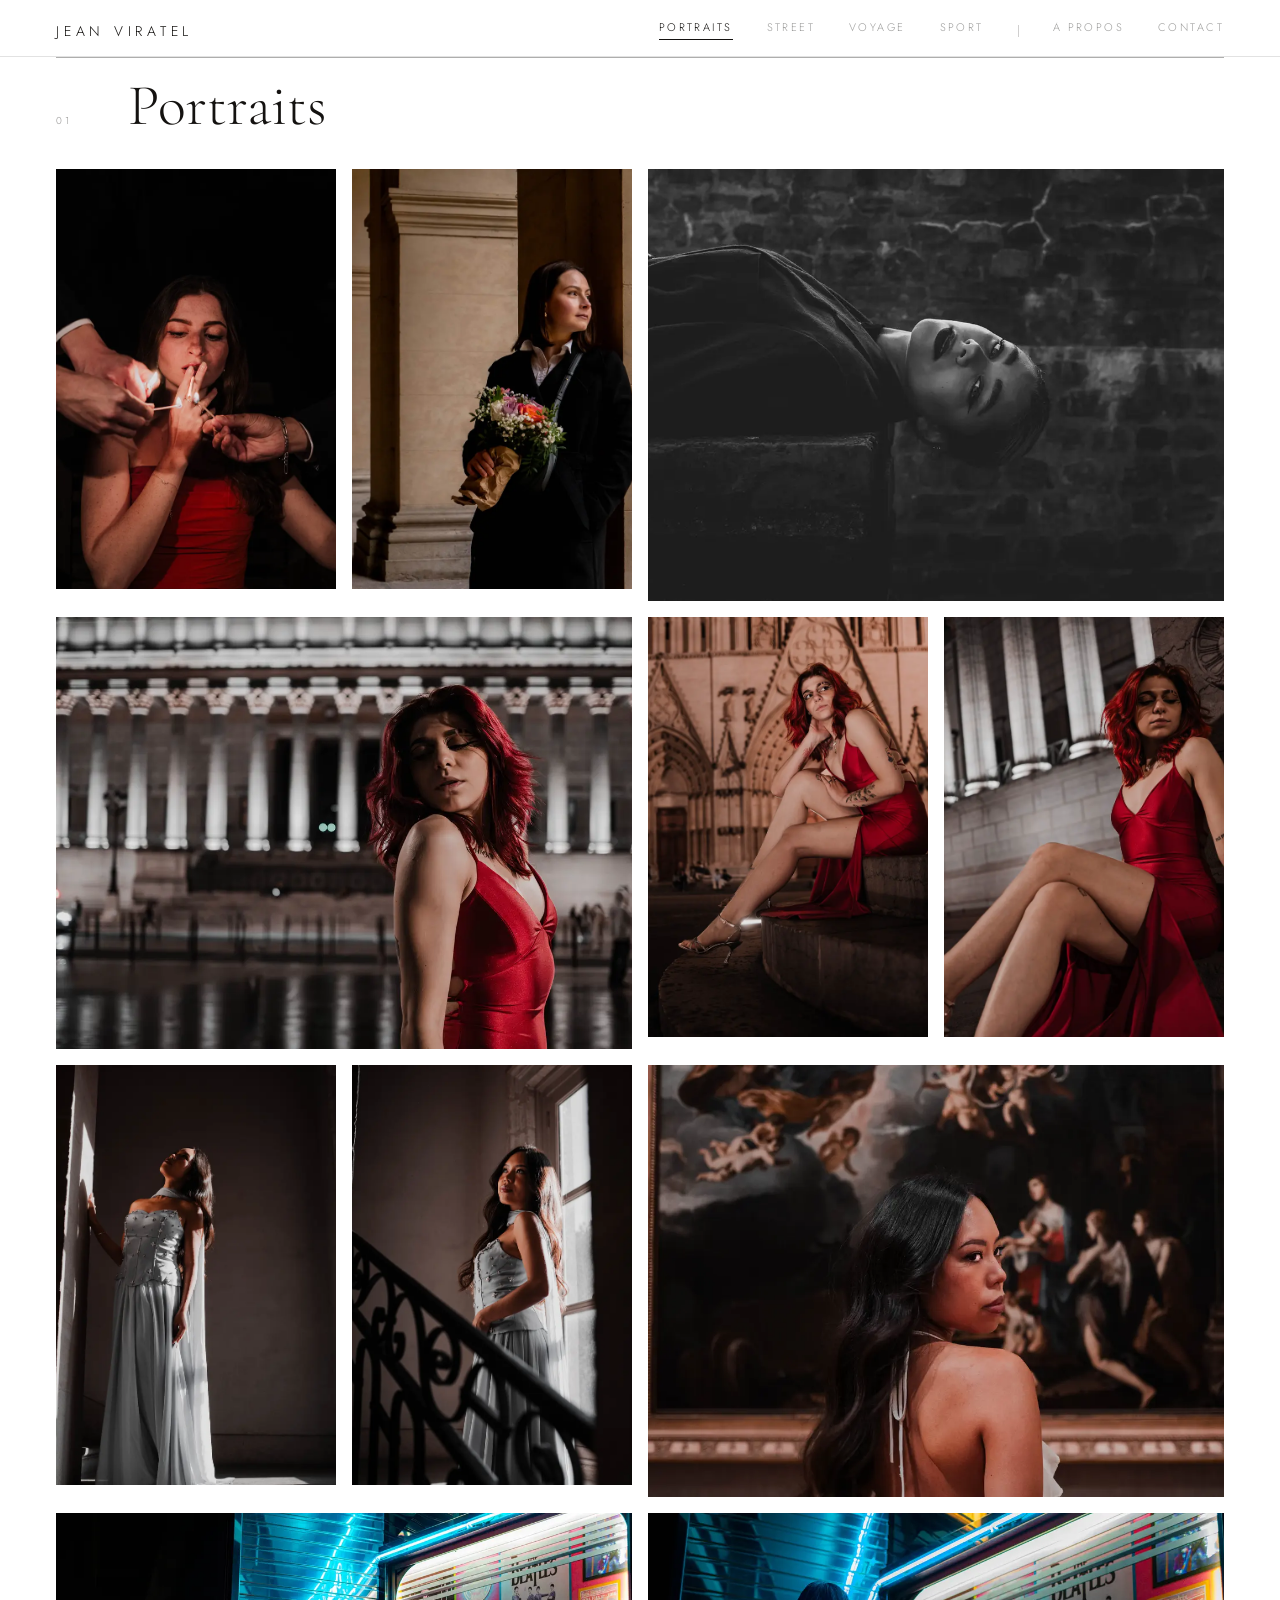
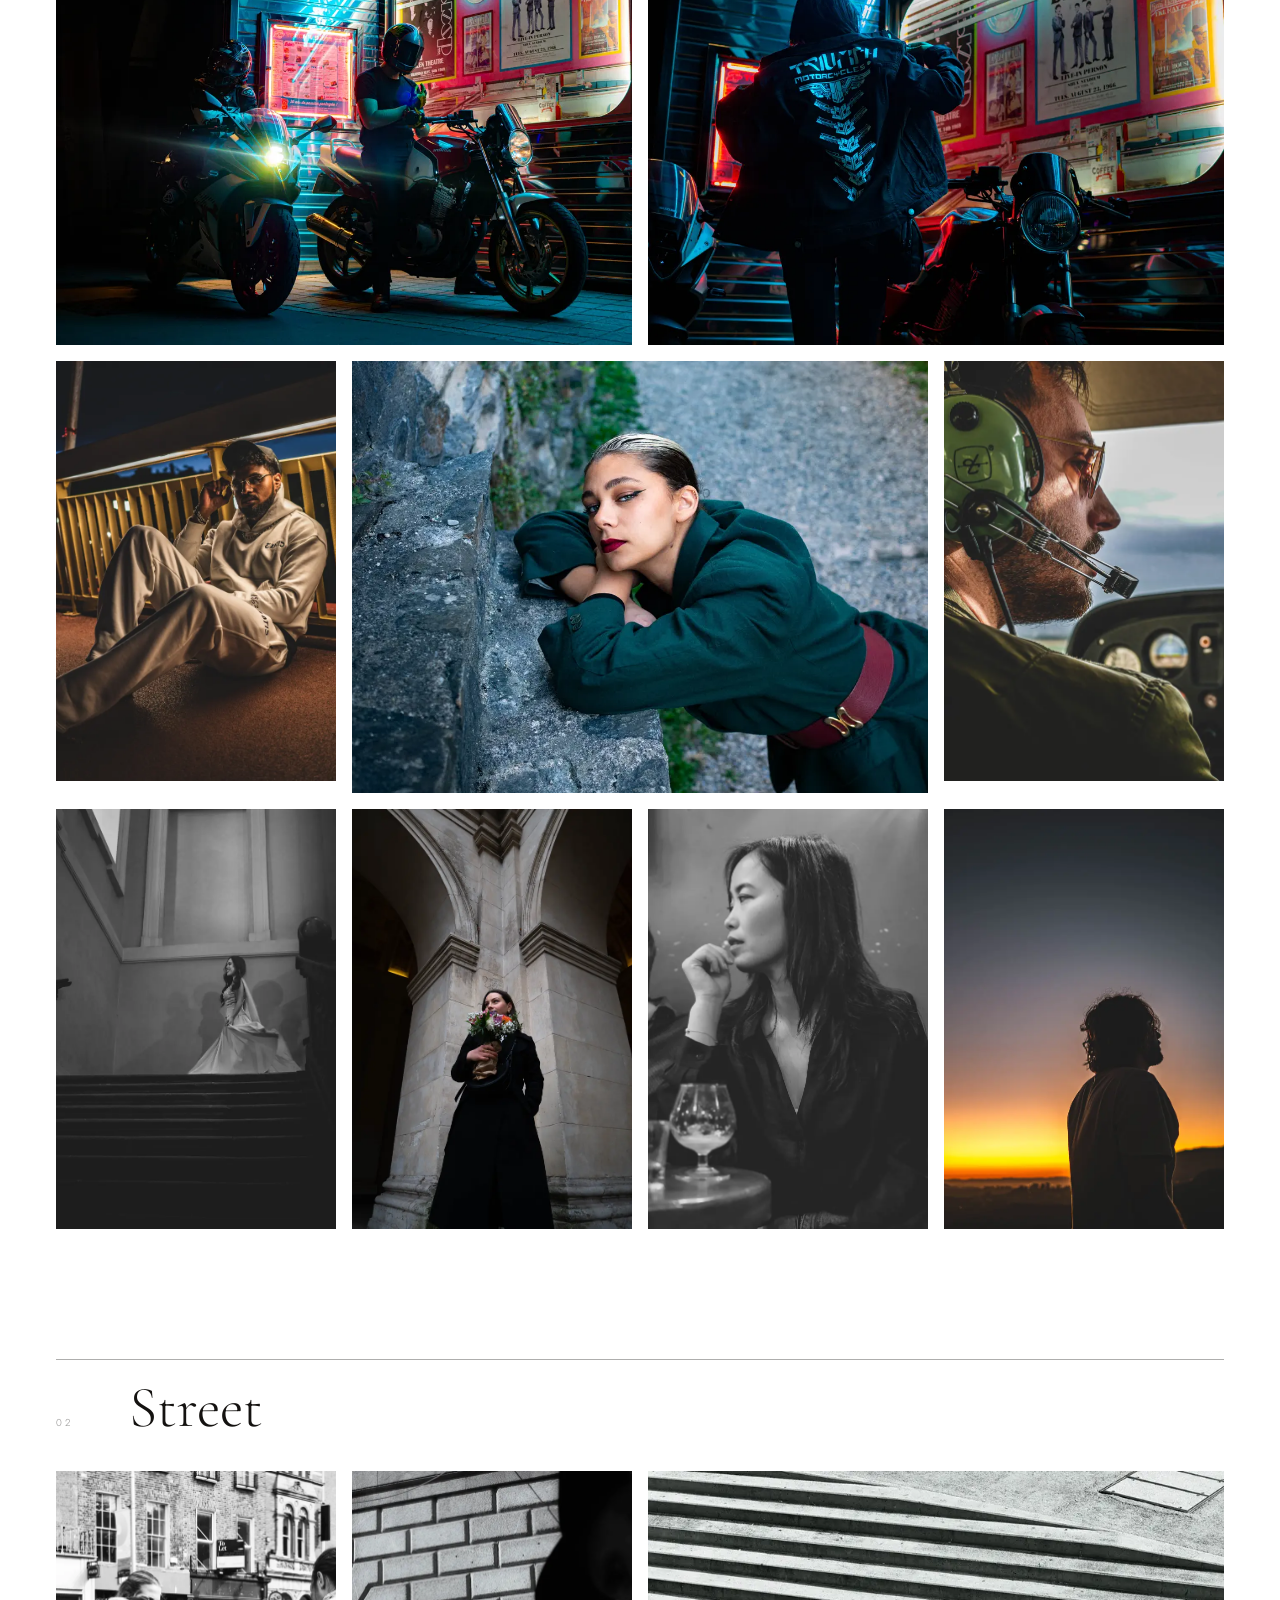
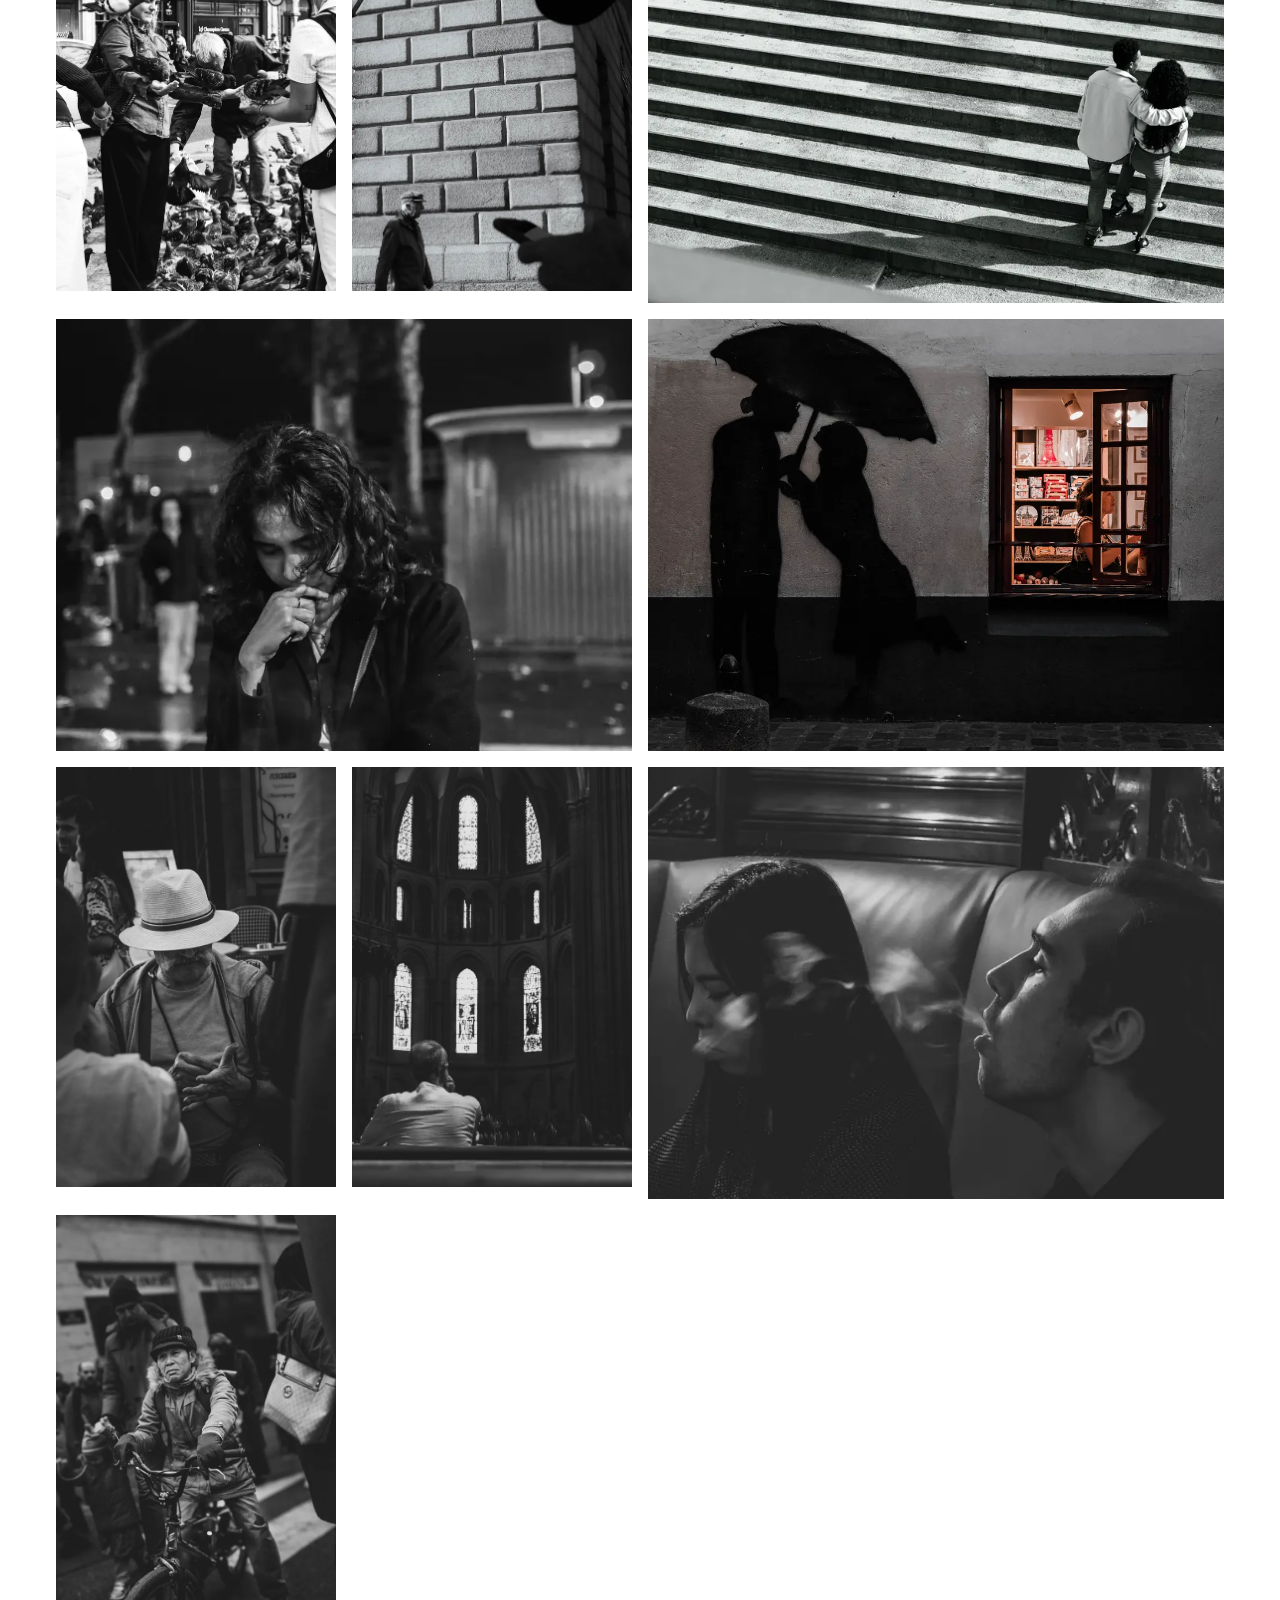
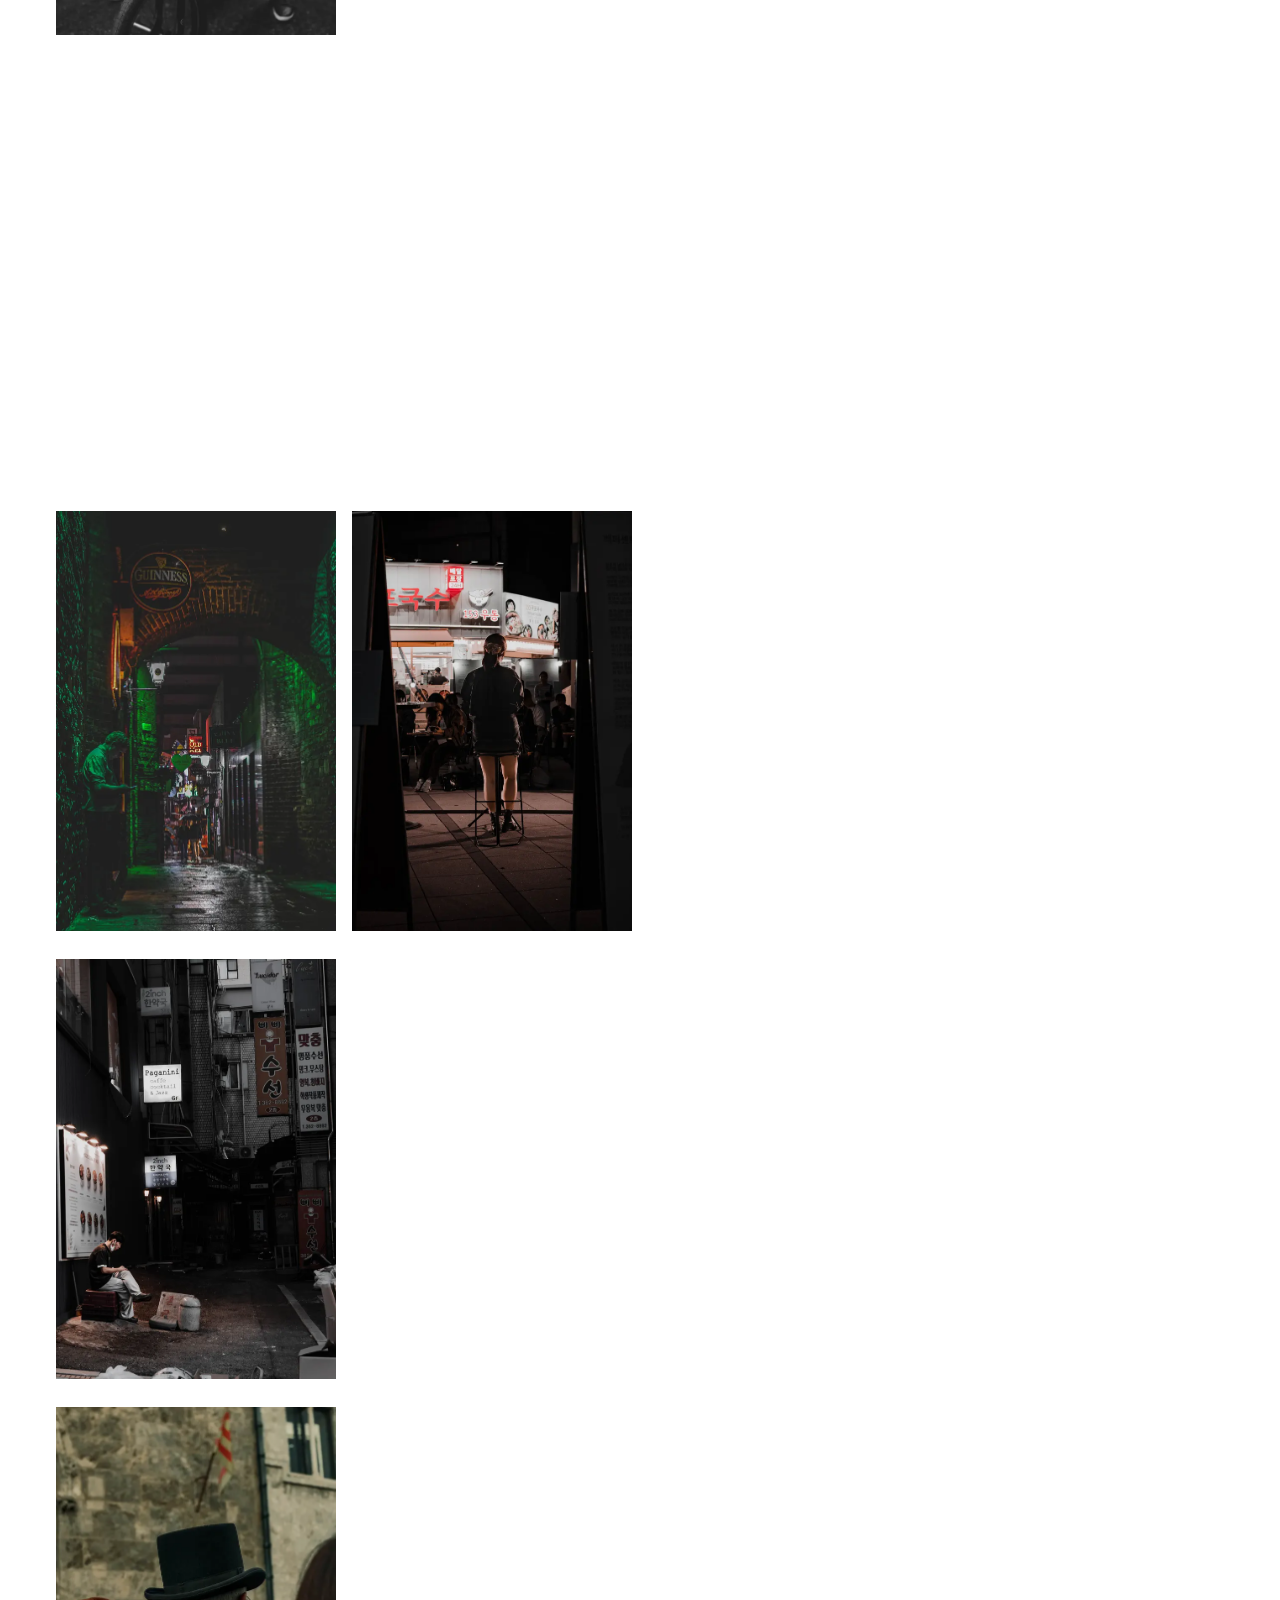
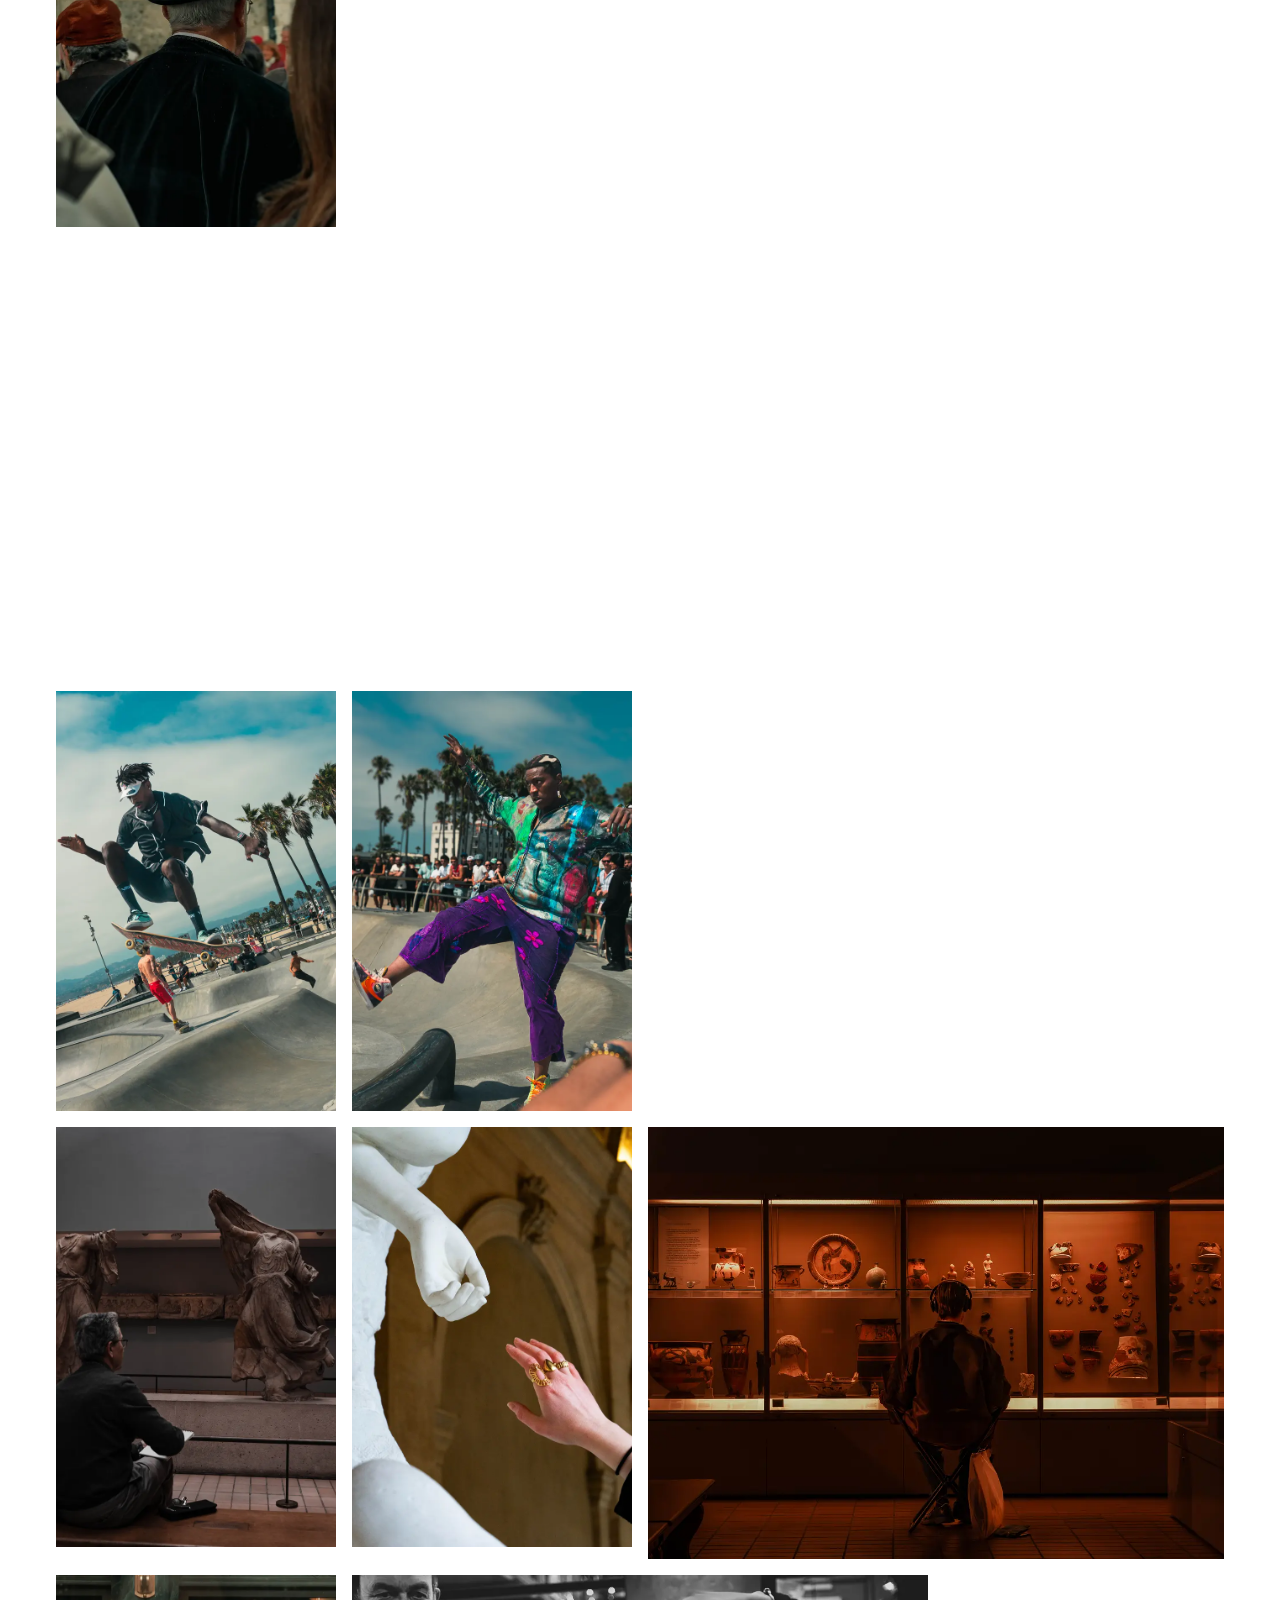
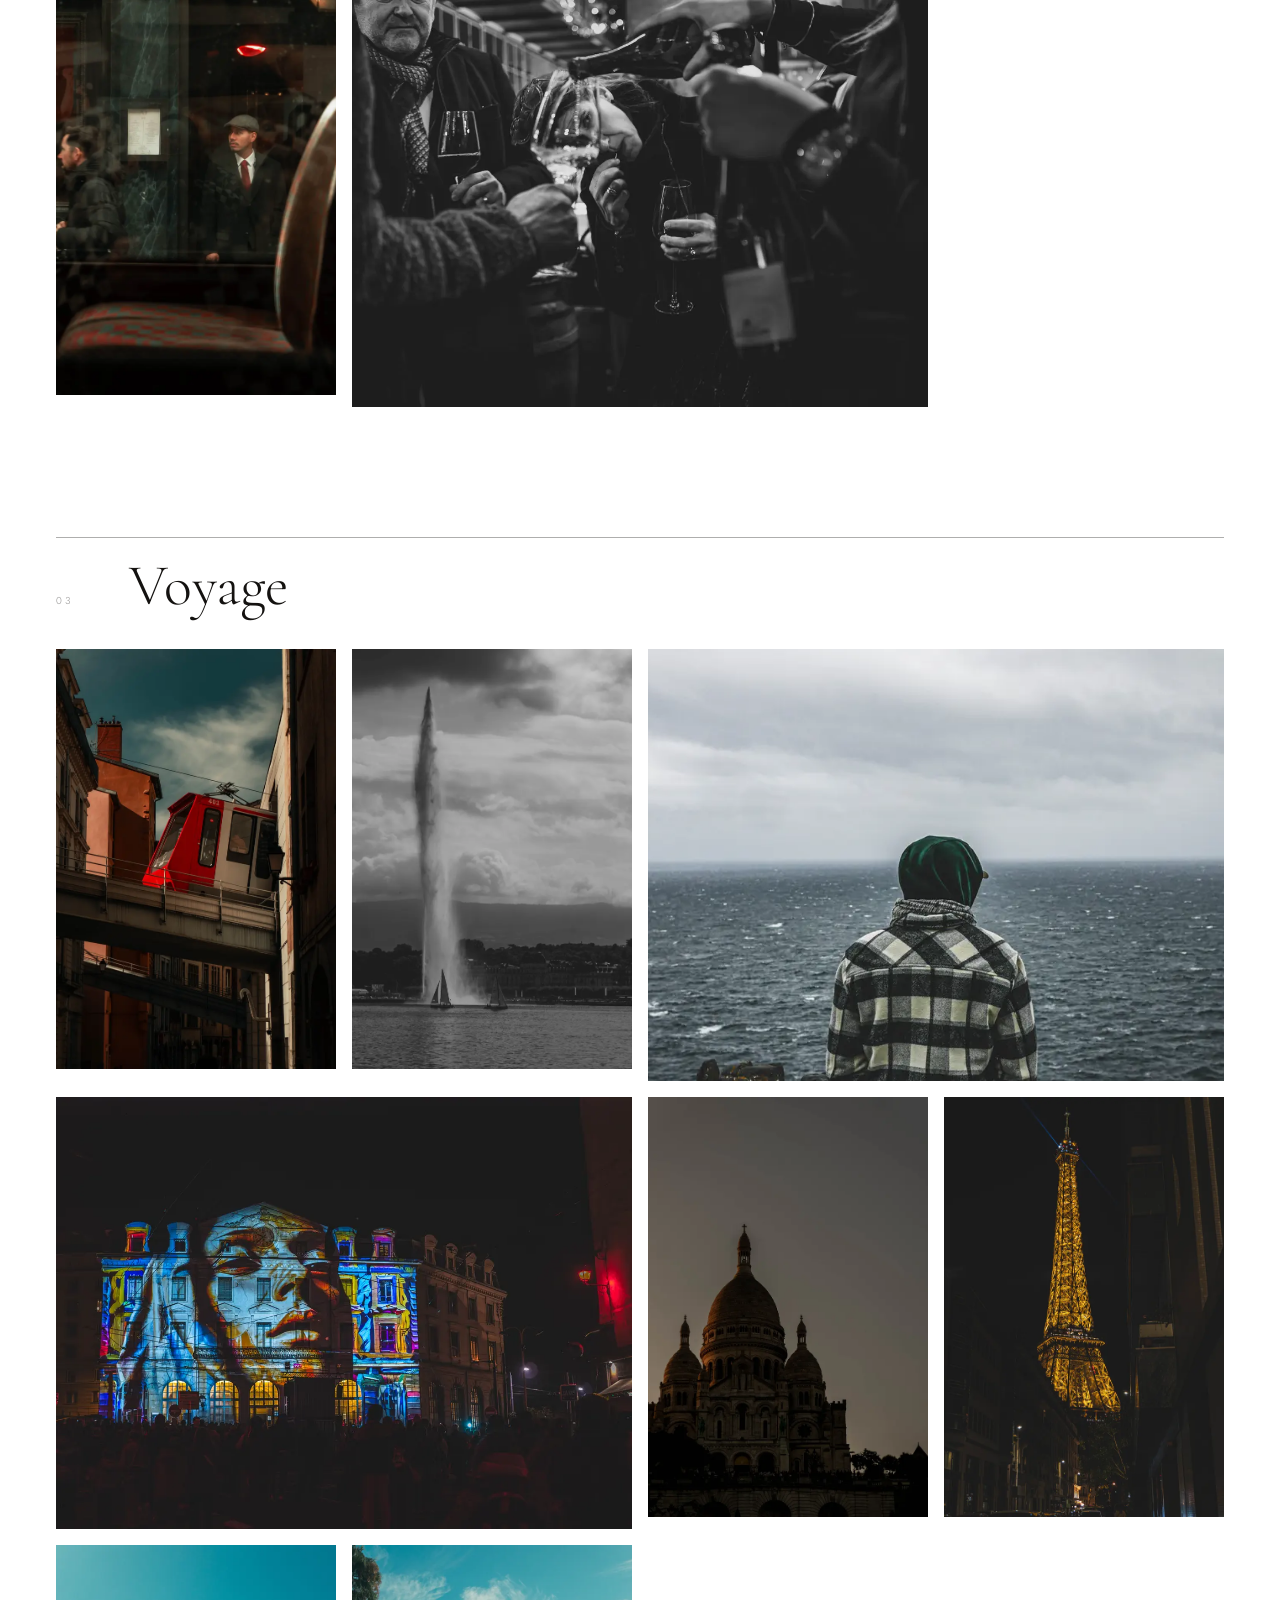
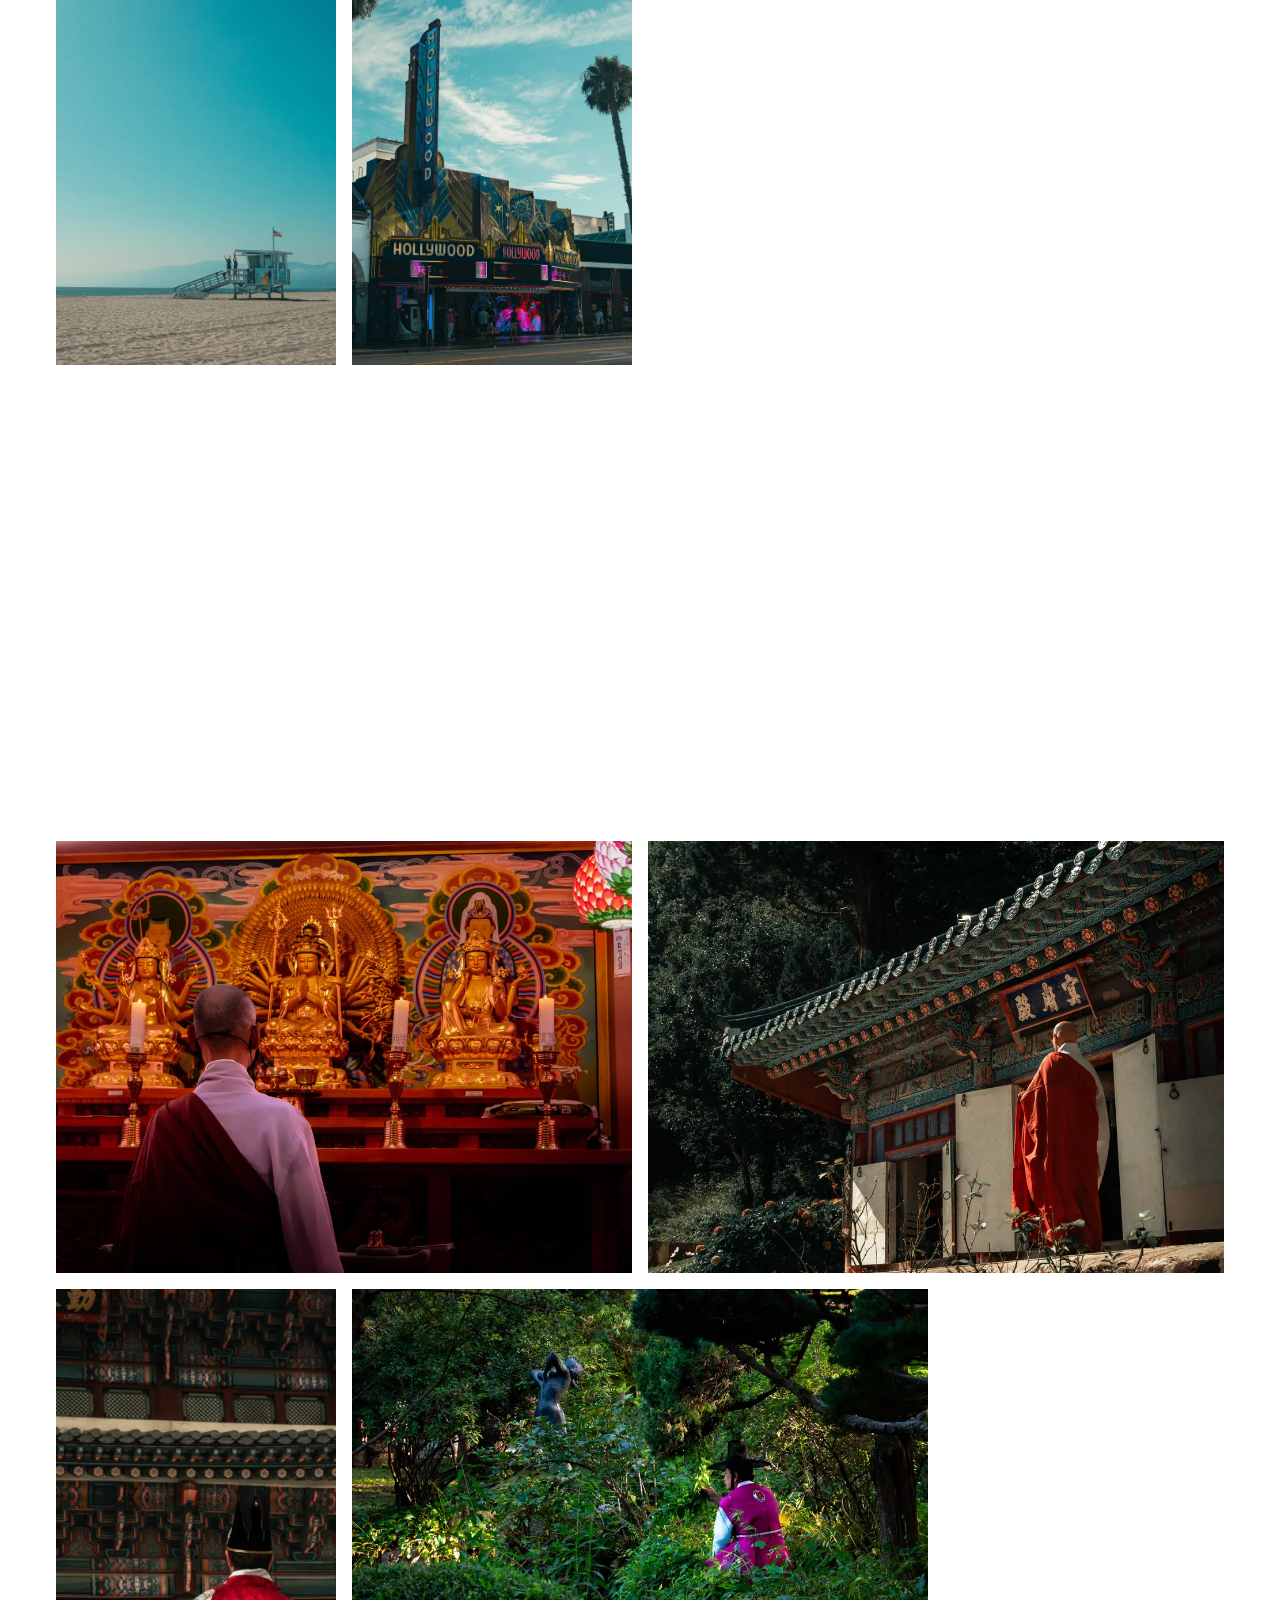
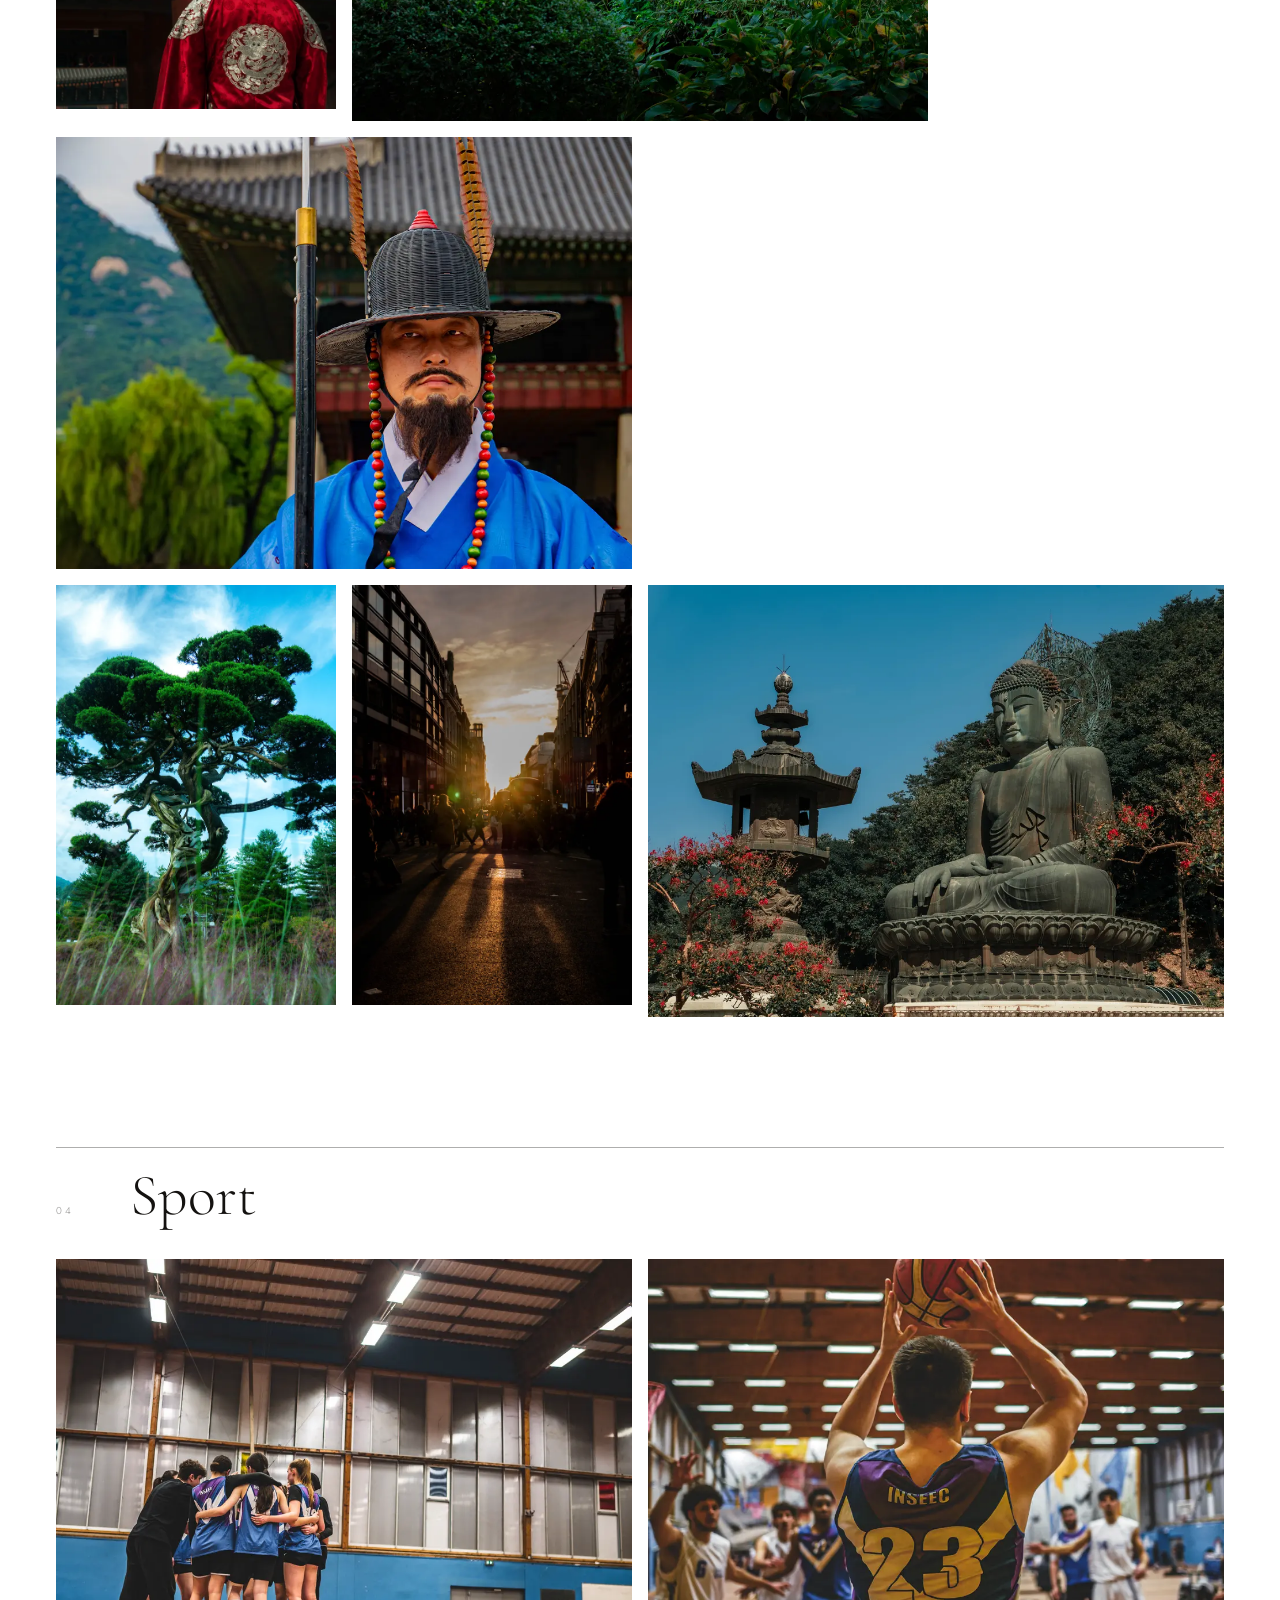
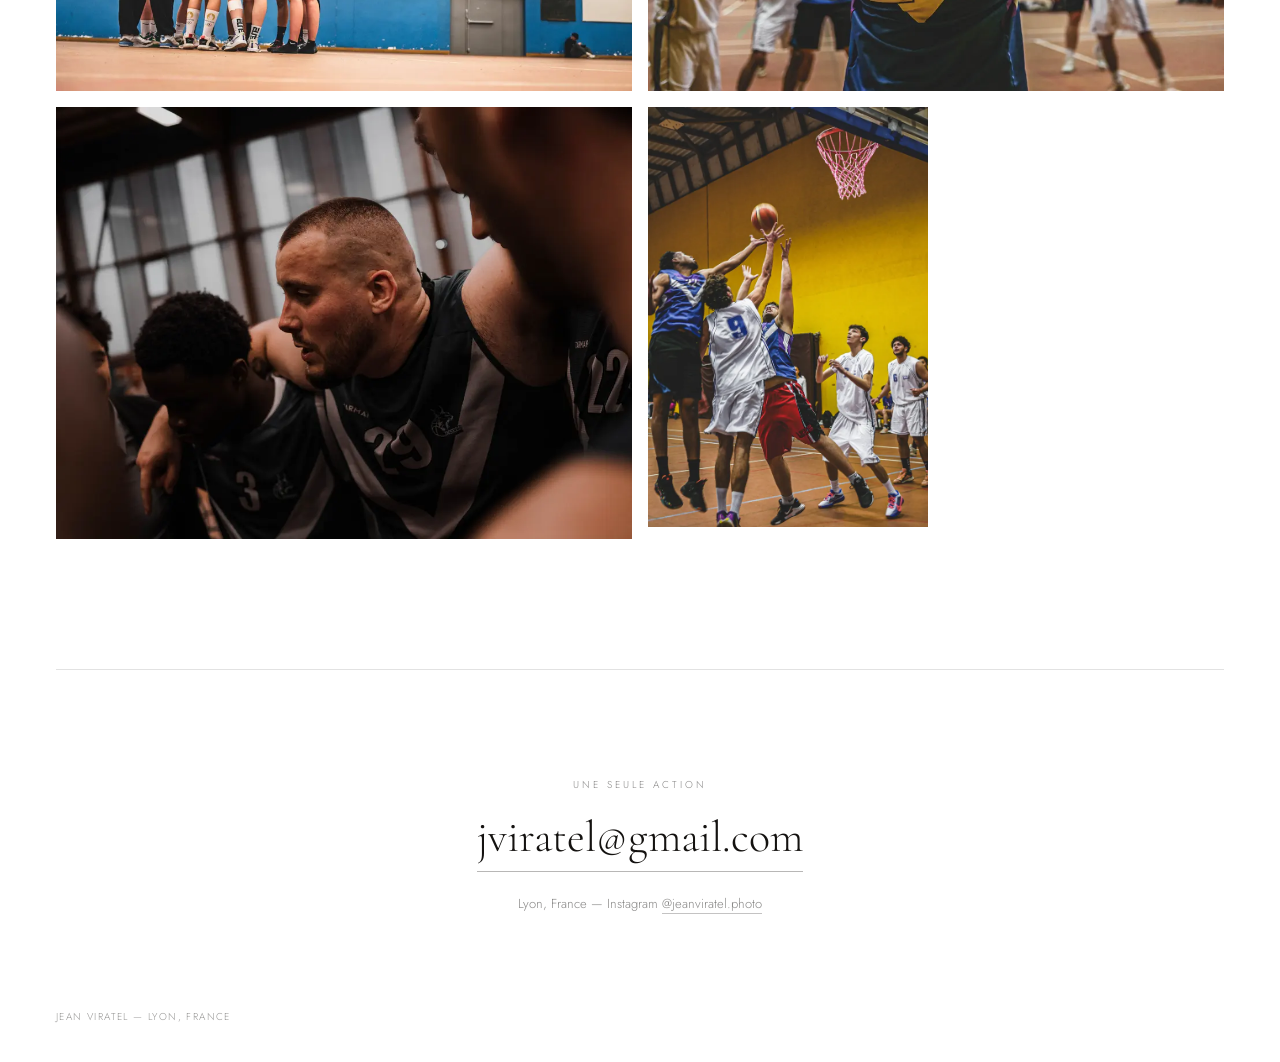
<file: index.html>
<!DOCTYPE html>
<html lang="fr">
<head>
<meta charset="utf-8">
<meta name="viewport" content="width=device-width, initial-scale=1">
<title>Jean Viratel — Photographe, Lyon</title>
<meta name="description" content="Jean Viratel, photographe — portraits, street, voyage et sport. Lyon, France.">
<link rel="canonical" href="https://www.jeanviratel.com/">
<link rel="icon" href="favicon.svg" type="image/svg+xml">
<link rel="icon" href="favicon-32.png" sizes="32x32" type="image/png">
<link rel="apple-touch-icon" href="apple-touch-icon.png">
<meta property="og:type" content="website">
<meta property="og:site_name" content="Jean Viratel">
<meta property="og:locale" content="fr_FR">
<meta property="og:title" content="Jean Viratel — Photographe, Lyon">
<meta property="og:description" content="Portraits, street, voyage et sport — Lyon, France.">
<meta property="og:url" content="https://www.jeanviratel.com/">
<meta property="og:image" content="https://www.jeanviratel.com/img/og-image.jpg">
<meta property="og:image:width" content="1200">
<meta property="og:image:height" content="630">
<meta name="twitter:card" content="summary_large_image">
<meta name="twitter:title" content="Jean Viratel — Photographe, Lyon">
<meta name="twitter:description" content="Portraits, street, voyage et sport — Lyon, France.">
<meta name="twitter:image" content="https://www.jeanviratel.com/img/og-image.jpg">
<link rel="stylesheet" href="css/style.css?v=10">
</head>
<body>

<header class="site-header">
  <a href="index.html" class="logo">Jean Viratel</a>
  <nav class="nav">
    <a class="nav-series" href="index.html#portraits" data-target="portraits">Portraits<i></i></a>
    <a class="nav-series" href="index.html#street" data-target="street">Street<i></i></a>
    <a class="nav-series" href="index.html#voyage" data-target="voyage">Voyage<i></i></a>
    <a class="nav-series" href="index.html#sport" data-target="sport">Sport<i></i></a>
    <span class="nav-divider"></span>
    <a class="nav-page" href="about.html">À propos</a>
    <a class="nav-page" href="contact.html">Contact</a>
  </nav>
</header>

<main>

  <section class="series" id="portraits">
    <div class="series-head">
      <span class="series-bar"></span>
      <span class="series-num">01</span>
      <h2 class="series-title">Portraits</h2>
    </div>
    <div class="series-grid">
      <figure><img src="img/thumb/P1820291.webp?v=1" data-full="img/large/P1820291.jpg?v=1" alt="" loading="eager" fetchpriority="high"></figure>
      <figure><img src="img/thumb/P2060252.webp?v=1" data-full="img/large/P2060252.jpg?v=1" alt="" loading="lazy" decoding="async"></figure>
      <figure class="span-2"><img src="img/thumb/P2000339-2.webp?v=1" data-full="img/large/P2000339-2.jpg?v=1" alt="" loading="lazy" decoding="async"></figure>
      <figure class="span-2"><img src="img/thumb/P1990173.webp?v=1" data-full="img/large/P1990173.jpg?v=1" alt="" loading="lazy" decoding="async"></figure>
      <figure><img src="img/thumb/P1990226.webp?v=1" data-full="img/large/P1990226.jpg?v=1" alt="" loading="lazy" decoding="async"></figure>
      <figure><img src="img/thumb/P1990201.webp?v=1" data-full="img/large/P1990201.jpg?v=1" alt="" loading="lazy" decoding="async"></figure>
      <figure><img src="img/thumb/P2090405.webp?v=1" data-full="img/large/P2090405.jpg?v=1" alt="" loading="lazy" decoding="async"></figure>
      <figure><img src="img/thumb/P2090482.webp?v=1" data-full="img/large/P2090482.jpg?v=1" alt="" loading="lazy" decoding="async"></figure>
      <figure class="span-2"><img src="img/thumb/P2090297.webp?v=1" data-full="img/large/P2090297.jpg?v=1" alt="" loading="lazy" decoding="async"></figure>
      <figure class="span-2"><img src="img/thumb/P1860511.webp?v=1" data-full="img/large/P1860511.jpg?v=1" alt="" loading="lazy" decoding="async"></figure>
      <figure class="span-2"><img src="img/thumb/P1860551.webp?v=1" data-full="img/large/P1860551.jpg?v=1" alt="" loading="lazy" decoding="async"></figure>
      <figure><img src="img/thumb/P1810726.webp?v=1" data-full="img/large/P1810726.jpg?v=1" alt="" loading="lazy" decoding="async"></figure>
      <figure class="span-2"><img src="img/thumb/P2000223.webp?v=1" data-full="img/large/P2000223.jpg?v=1" alt="" loading="lazy" decoding="async"></figure>
      <figure><img src="img/thumb/P1370409.webp?v=1" data-full="img/large/P1370409.jpg?v=1" alt="" loading="lazy" decoding="async"></figure>
      <figure><img src="img/thumb/P2090532.webp?v=1" data-full="img/large/P2090532.jpg?v=1" alt="" loading="lazy" decoding="async"></figure>
      <figure><img src="img/thumb/P2060212.webp?v=1" data-full="img/large/P2060212.jpg?v=1" alt="" loading="lazy" decoding="async"></figure>
      <figure><img src="img/thumb/P1620042.webp?v=1" data-full="img/large/P1620042.jpg?v=1" alt="" loading="lazy" decoding="async"></figure>
      <figure><img src="img/thumb/P2000764.webp?v=1" data-full="img/large/P2000764.jpg?v=1" alt="" loading="lazy" decoding="async"></figure>
    </div>
  </section>

  <section class="series" id="street">
    <div class="series-head">
      <span class="series-bar"></span>
      <span class="series-num">02</span>
      <h2 class="series-title">Street</h2>
    </div>
    <div class="series-grid">
      <figure><img src="img/thumb/P1350394-2.webp?v=1" data-full="img/large/P1350394-2.jpg?v=1" alt="" loading="eager" fetchpriority="high"></figure>
      <figure><img src="img/thumb/P1350238.webp?v=1" data-full="img/large/P1350238.jpg?v=1" alt="" loading="lazy" decoding="async"></figure>
      <figure class="span-2"><img src="img/thumb/P1370631.webp?v=1" data-full="img/large/P1370631.jpg?v=1" alt="" loading="lazy" decoding="async"></figure>
      <figure class="span-2"><img src="img/thumb/P1400087.webp?v=1" data-full="img/large/P1400087.jpg?v=1" alt="" loading="lazy" decoding="async"></figure>
      <figure class="span-2"><img src="img/thumb/P1990542-5.webp?v=1" data-full="img/large/P1990542-5.jpg?v=1" alt="" loading="lazy" decoding="async"></figure>
      <figure><img src="img/thumb/P1990524-2.webp?v=1" data-full="img/large/P1990524-2.jpg?v=1" alt="" loading="lazy" decoding="async"></figure>
      <figure><img src="img/thumb/P1850366.webp?v=1" data-full="img/large/P1850366.jpg?v=1" alt="" loading="lazy" decoding="async"></figure>
      <figure class="span-2"><img src="img/thumb/P1550404.webp?v=1" data-full="img/large/P1550404.jpg?v=1" alt="" loading="lazy" decoding="async"></figure>
      <figure><img src="img/thumb/P1930982.webp?v=1" data-full="img/large/P1930982.jpg?v=1" alt="" loading="lazy" decoding="async"></figure>
      <figure><img src="img/thumb/P2070099.webp?v=1" data-full="img/large/P2070099.jpg?v=1" alt="" loading="lazy" decoding="async"></figure>
      <figure class="span-2"><img src="img/thumb/P1420927.webp?v=1" data-full="img/large/P1420927.jpg?v=1" alt="" loading="lazy" decoding="async"></figure>
      <figure class="span-2"><img src="img/thumb/P1990337.webp?v=1" data-full="img/large/P1990337.jpg?v=1" alt="" loading="lazy" decoding="async"></figure>
      <figure class="span-2"><img src="img/thumb/P2010353.webp?v=1" data-full="img/large/P2010353.jpg?v=1" alt="" loading="lazy" decoding="async"></figure>
      <figure><img src="img/thumb/P1350214.webp?v=1" data-full="img/large/P1350214.jpg?v=1" alt="" loading="lazy" decoding="async"></figure>
      <figure><img src="img/thumb/P2010303.webp?v=1" data-full="img/large/P2010303.jpg?v=1" alt="" loading="lazy" decoding="async"></figure>
      <figure class="span-2"><img src="img/thumb/P2040418.webp?v=1" data-full="img/large/P2040418.jpg?v=1" alt="" loading="lazy" decoding="async"></figure>
      <figure><img src="img/thumb/P2010055.webp?v=1" data-full="img/large/P2010055.jpg?v=1" alt="" loading="lazy" decoding="async"></figure>
      <figure><img src="img/thumb/P2010752.webp?v=1" data-full="img/large/P2010752.jpg?v=1" alt="" loading="lazy" decoding="async"></figure>
      <figure class="span-2"><img src="img/thumb/P2010312.webp?v=1" data-full="img/large/P2010312.jpg?v=1" alt="" loading="lazy" decoding="async"></figure>
      <figure><img src="img/thumb/P1420795.webp?v=1" data-full="img/large/P1420795.jpg?v=1" alt="" loading="lazy" decoding="async"></figure>
      <figure><img src="img/thumb/P2070040.webp?v=1" data-full="img/large/P2070040.jpg?v=1" alt="" loading="lazy" decoding="async"></figure>
      <figure><img src="img/thumb/P2070043.webp?v=1" data-full="img/large/P2070043.jpg?v=1" alt="" loading="lazy" decoding="async"></figure>
      <figure><img src="img/thumb/P2070072.webp?v=1" data-full="img/large/P2070072.jpg?v=1" alt="" loading="lazy" decoding="async"></figure>
      <figure class="span-2"><img src="img/thumb/P1980261.webp?v=1" data-full="img/large/P1980261.jpg?v=1" alt="" loading="lazy" decoding="async"></figure>
      <figure class="span-2"><img src="img/thumb/P1410284.webp?v=1" data-full="img/large/P1410284.jpg?v=1" alt="" loading="lazy" decoding="async"></figure>
      <figure><img src="img/thumb/P2000408-2.webp?v=1" data-full="img/large/P2000408-2.jpg?v=1" alt="" loading="lazy" decoding="async"></figure>
      <figure><img src="img/thumb/P2000426-2.webp?v=1" data-full="img/large/P2000426-2.jpg?v=1" alt="" loading="lazy" decoding="async"></figure>
      <figure><img src="img/thumb/P1930870.webp?v=1" data-full="img/large/P1930870.jpg?v=1" alt="" loading="lazy" decoding="async"></figure>
      <figure><img src="img/thumb/P2060684.webp?v=1" data-full="img/large/P2060684.jpg?v=1" alt="" loading="lazy" decoding="async"></figure>
      <figure><img src="img/thumb/P2060757.webp?v=1" data-full="img/large/P2060757.jpg?v=1" alt="" loading="lazy" decoding="async"></figure>
      <figure><img src="img/thumb/P2060222.webp?v=1" data-full="img/large/P2060222.jpg?v=1" alt="" loading="lazy" decoding="async"></figure>
      <figure class="span-2"><img src="img/thumb/P2060748.webp?v=1" data-full="img/large/P2060748.jpg?v=1" alt="" loading="lazy" decoding="async"></figure>
      <figure><img src="img/thumb/P2070007.webp?v=1" data-full="img/large/P2070007.jpg?v=1" alt="" loading="lazy" decoding="async"></figure>
      <figure class="span-2"><img src="img/thumb/P2030514.webp?v=1" data-full="img/large/P2030514.jpg?v=1" alt="" loading="lazy" decoding="async"></figure>
    </div>
  </section>

  <section class="series" id="voyage">
    <div class="series-head">
      <span class="series-bar"></span>
      <span class="series-num">03</span>
      <h2 class="series-title">Voyage</h2>
    </div>
    <div class="series-grid">
      <figure><img src="img/thumb/P1980262.webp?v=1" data-full="img/large/P1980262.jpg?v=1" alt="" loading="eager" fetchpriority="high"></figure>
      <figure><img src="img/thumb/P1850311.webp?v=1" data-full="img/large/P1850311.jpg?v=1" alt="" loading="lazy" decoding="async"></figure>
      <figure class="span-2"><img src="img/thumb/P1350456.webp?v=1" data-full="img/large/P1350456.jpg?v=1" alt="" loading="lazy" decoding="async"></figure>
      <figure class="span-2"><img src="img/thumb/P2040712.webp?v=1" data-full="img/large/P2040712.jpg?v=1" alt="" loading="lazy" decoding="async"></figure>
      <figure><img src="img/thumb/P1990552.webp?v=1" data-full="img/large/P1990552.jpg?v=1" alt="" loading="lazy" decoding="async"></figure>
      <figure><img src="img/thumb/P1990563.webp?v=1" data-full="img/large/P1990563.jpg?v=1" alt="" loading="lazy" decoding="async"></figure>
      <figure><img src="img/thumb/P2000610.webp?v=1" data-full="img/large/P2000610.jpg?v=1" alt="" loading="lazy" decoding="async"></figure>
      <figure><img src="img/thumb/P2000844.webp?v=1" data-full="img/large/P2000844.jpg?v=1" alt="" loading="lazy" decoding="async"></figure>
      <figure class="span-2"><img src="img/thumb/P2000803.webp?v=1" data-full="img/large/P2000803.jpg?v=1" alt="" loading="lazy" decoding="async"></figure>
      <figure><img src="img/thumb/P2000587.webp?v=1" data-full="img/large/P2000587.jpg?v=1" alt="" loading="lazy" decoding="async"></figure>
      <figure><img src="img/thumb/P2000883-2.webp?v=1" data-full="img/large/P2000883-2.jpg?v=1" alt="" loading="lazy" decoding="async"></figure>
      <figure class="span-2"><img src="img/thumb/P2010271.webp?v=1" data-full="img/large/P2010271.jpg?v=1" alt="" loading="lazy" decoding="async"></figure>
      <figure class="span-2"><img src="img/thumb/P2010409.webp?v=1" data-full="img/large/P2010409.jpg?v=1" alt="" loading="lazy" decoding="async"></figure>
      <figure class="span-2"><img src="img/thumb/P2010435.webp?v=1" data-full="img/large/P2010435.jpg?v=1" alt="" loading="lazy" decoding="async"></figure>
      <figure><img src="img/thumb/P2010578.webp?v=1" data-full="img/large/P2010578.jpg?v=1" alt="" loading="lazy" decoding="async"></figure>
      <figure class="span-2"><img src="img/thumb/P2010528.webp?v=1" data-full="img/large/P2010528.jpg?v=1" alt="" loading="lazy" decoding="async"></figure>
      <figure><img src="img/thumb/P2010700.webp?v=1" data-full="img/large/P2010700.jpg?v=1" alt="" loading="lazy" decoding="async"></figure>
      <figure class="span-2"><img src="img/thumb/P2010609.webp?v=1" data-full="img/large/P2010609.jpg?v=1" alt="" loading="lazy" decoding="async"></figure>
      <figure class="span-2"><img src="img/thumb/P2010644.webp?v=1" data-full="img/large/P2010644.jpg?v=1" alt="" loading="lazy" decoding="async"></figure>
      <figure><img src="img/thumb/P2010550.webp?v=1" data-full="img/large/P2010550.jpg?v=1" alt="" loading="lazy" decoding="async"></figure>
      <figure><img src="img/thumb/P2060807.webp?v=1" data-full="img/large/P2060807.jpg?v=1" alt="" loading="lazy" decoding="async"></figure>
      <figure class="span-2"><img src="img/thumb/P2010395.webp?v=1" data-full="img/large/P2010395.jpg?v=1" alt="" loading="lazy" decoding="async"></figure>
    </div>
  </section>

  <section class="series" id="sport">
    <div class="series-head">
      <span class="series-bar"></span>
      <span class="series-num">04</span>
      <h2 class="series-title">Sport</h2>
    </div>
    <div class="series-grid">
      <figure class="span-2"><img src="img/thumb/P1960544.webp?v=1" data-full="img/large/P1960544.jpg?v=1" alt="" loading="eager" fetchpriority="high"></figure>
      <figure class="span-2"><img src="img/thumb/P1970736.webp?v=1" data-full="img/large/P1970736.jpg?v=1" alt="Fin de match, Lyon" loading="lazy" decoding="async"></figure>
      <figure class="span-2"><img src="img/thumb/P2080684.webp?v=1" data-full="img/large/P2080684.jpg?v=1" alt="Gymnase, néons" loading="lazy" decoding="async"></figure>
      <figure><img src="img/thumb/P1970693.webp?v=1" data-full="img/large/P1970693.jpg?v=1" alt="Banc, mi-temps" loading="lazy" decoding="async"></figure>
    </div>
  </section>

  <section class="cta">
    <span class="cta-label">Une seule action</span>
    <a class="cta-email" href="mailto:jviratel@gmail.com">jviratel@gmail.com</a>
    <span class="cta-meta">Lyon, France — Instagram <a href="https://www.instagram.com/jeanviratel.photo/" target="_blank" rel="noopener">@jeanviratel.photo</a></span>
  </section>

</main>

<footer class="site-footer">Jean Viratel — Lyon, France</footer>

<script src="js/main.js?v=7"></script>
</body>
</html>
</file>
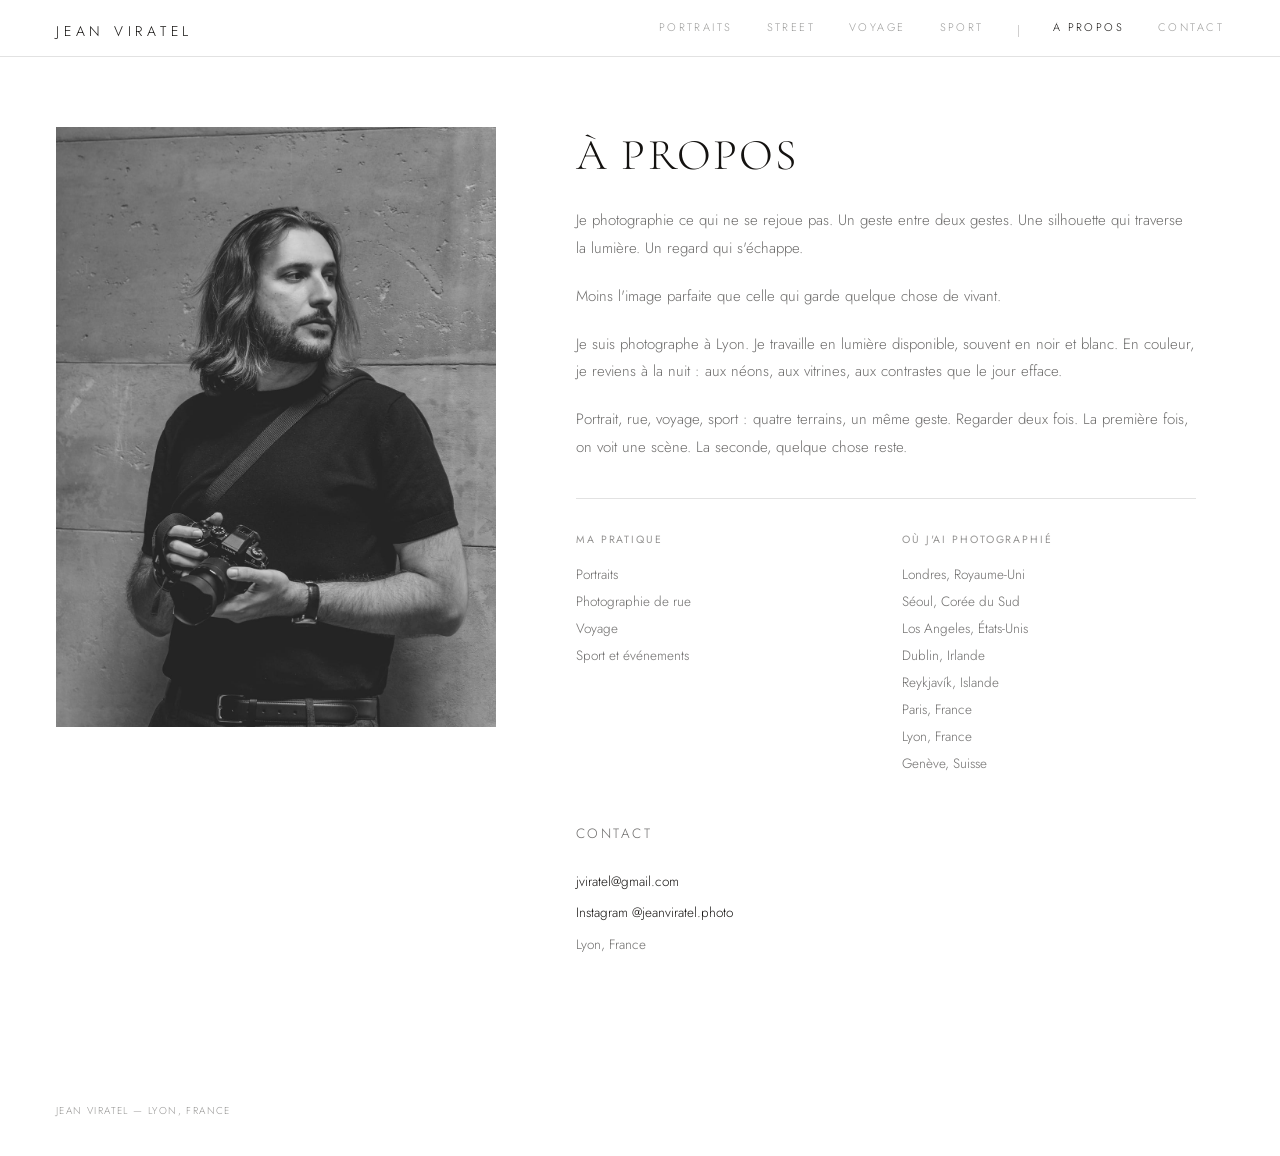
<file: about.html>
<!DOCTYPE html>
<html lang="fr">
<head>
<meta charset="utf-8">
<meta name="viewport" content="width=device-width, initial-scale=1">
<title>À propos — Jean Viratel, Photographe à Lyon</title>
<meta name="description" content="À propos de Jean Viratel, photographe basé à Lyon.">
<link rel="canonical" href="https://www.jeanviratel.com/about.html">
<link rel="icon" href="favicon.svg" type="image/svg+xml">
<link rel="icon" href="favicon-32.png" sizes="32x32" type="image/png">
<link rel="apple-touch-icon" href="apple-touch-icon.png">
<meta property="og:type" content="website">
<meta property="og:site_name" content="Jean Viratel">
<meta property="og:locale" content="fr_FR">
<meta property="og:title" content="À propos — Jean Viratel, Photographe à Lyon">
<meta property="og:description" content="À propos de Jean Viratel, photographe basé à Lyon.">
<meta property="og:url" content="https://www.jeanviratel.com/about.html">
<meta property="og:image" content="https://www.jeanviratel.com/img/og-image.jpg">
<meta property="og:image:width" content="1200">
<meta property="og:image:height" content="630">
<meta name="twitter:card" content="summary_large_image">
<meta name="twitter:title" content="À propos — Jean Viratel, Photographe à Lyon">
<meta name="twitter:description" content="À propos de Jean Viratel, photographe basé à Lyon.">
<meta name="twitter:image" content="https://www.jeanviratel.com/img/og-image.jpg">
<link rel="stylesheet" href="css/style.css?v=10">
</head>
<body>

<header class="site-header">
  <a href="index.html" class="logo">Jean Viratel</a>
  <nav class="nav">
    <a class="nav-page" href="index.html#portraits">Portraits</a>
    <a class="nav-page" href="index.html#street">Street</a>
    <a class="nav-page" href="index.html#voyage">Voyage</a>
    <a class="nav-page" href="index.html#sport">Sport</a>
    <span class="nav-divider"></span>
    <a class="nav-page current" href="about.html">À propos</a>
    <a class="nav-page" href="contact.html">Contact</a>
  </nav>
</header>

<main>

  <section class="about-hero">
    <figure class="about-portrait">
      <img src="img/large/DSCF1797.jpg?v=1" alt="Jean Viratel, photographe">
    </figure>
    <div class="about-copy">
      <h1 class="about-heading">À propos</h1>

      <p>Je photographie ce qui ne se rejoue pas. Un geste entre deux gestes. Une silhouette qui traverse la lumière. Un regard qui s'échappe.</p>

      <p>Moins l'image parfaite que celle qui garde quelque chose de vivant.</p>

      <p>Je suis photographe à Lyon. Je travaille en lumière disponible, souvent en noir et blanc. En couleur, je reviens à la nuit : aux néons, aux vitrines, aux contrastes que le jour efface.</p>

      <p>Portrait, rue, voyage, sport : quatre terrains, un même geste. Regarder deux fois. La première fois, on voit une scène. La seconde, quelque chose reste.</p>

      <div class="about-lists">
        <div class="about-list">
          <span class="about-list-label">Ma pratique</span>
          <ul>
            <li>Portraits</li>
            <li>Photographie de rue</li>
            <li>Voyage</li>
            <li>Sport et événements</li>
          </ul>
        </div>
        <div class="about-list">
          <span class="about-list-label">Où j'ai photographié</span>
          <ul>
            <li>Londres, Royaume-Uni</li>
            <li>Séoul, Corée du Sud</li>
            <li>Los Angeles, États-Unis</li>
            <li>Dublin, Irlande</li>
            <li>Reykjavík, Islande</li>
            <li>Paris, France</li>
            <li>Lyon, France</li>
            <li>Genève, Suisse</li>
          </ul>
        </div>
      </div>

      <div class="about-contact-inline">
        <span class="about-list-label">Contact</span>
        <a href="mailto:jviratel@gmail.com">jviratel@gmail.com</a>
        <a href="https://www.instagram.com/jeanviratel.photo/" target="_blank" rel="noopener">Instagram @jeanviratel.photo</a>
        <span>Lyon, France</span>
      </div>
    </div>
  </section>

</main>

<footer class="site-footer">Jean Viratel — Lyon, France</footer>

<script src="js/main.js?v=7"></script>
</body>
</html>
</file>
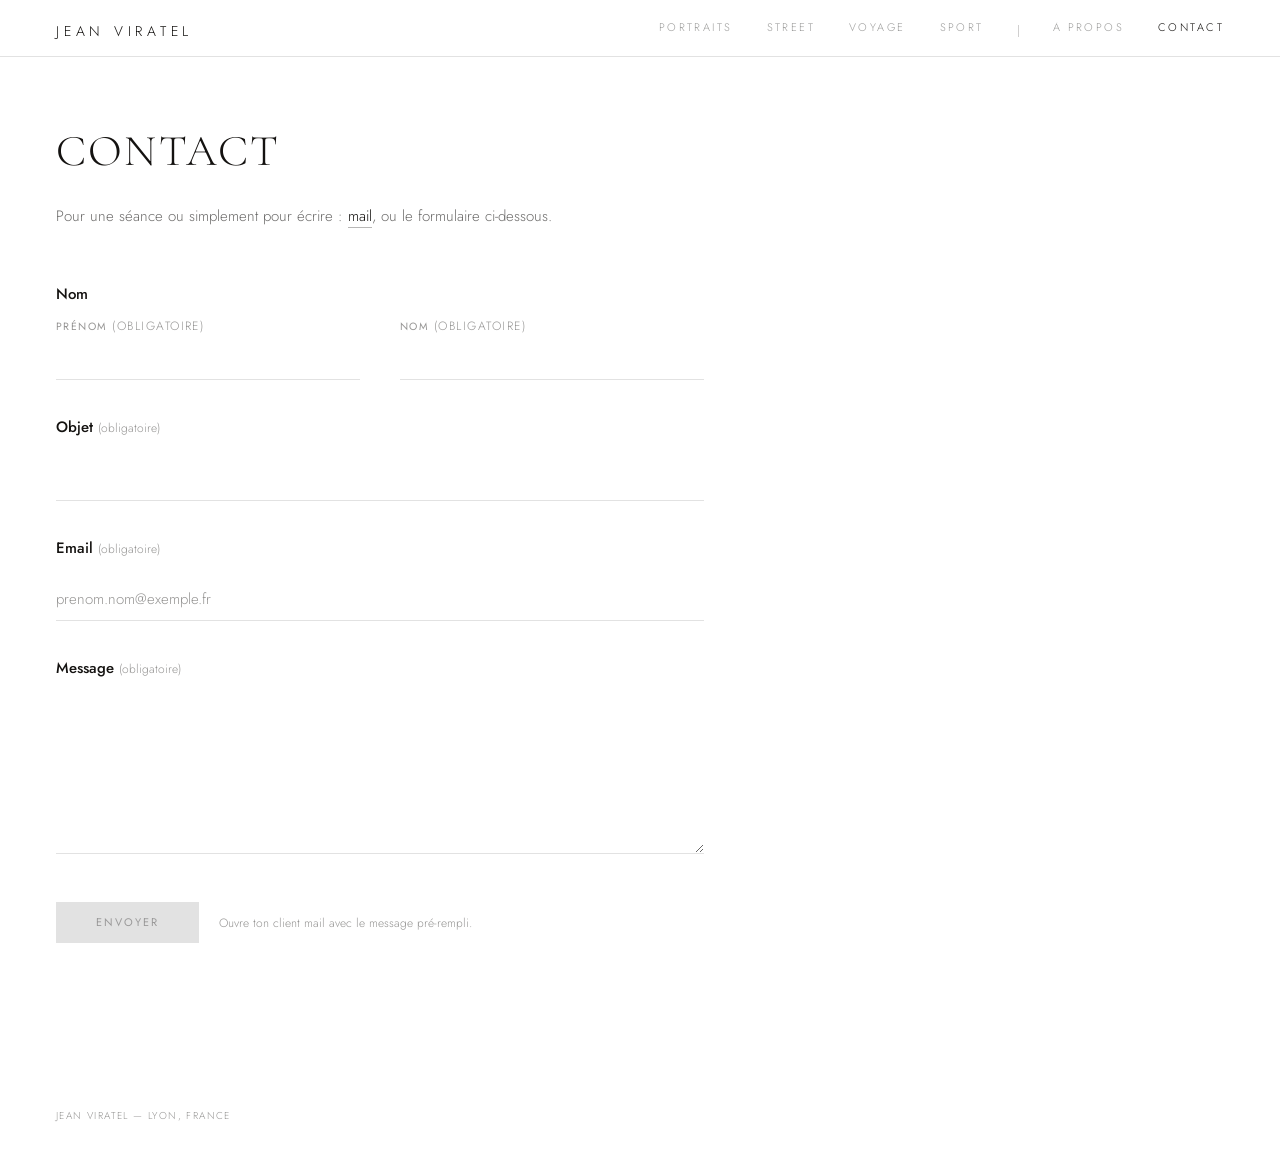
<file: contact.html>
<!DOCTYPE html>
<html lang="fr">
<head>
<meta charset="utf-8">
<meta name="viewport" content="width=device-width, initial-scale=1">
<title>Contact — Jean Viratel, Photographe à Lyon</title>
<meta name="description" content="Écrire à Jean Viratel, photographe — Lyon, France.">
<link rel="canonical" href="https://www.jeanviratel.com/contact.html">
<link rel="icon" href="favicon.svg" type="image/svg+xml">
<link rel="icon" href="favicon-32.png" sizes="32x32" type="image/png">
<link rel="apple-touch-icon" href="apple-touch-icon.png">
<meta property="og:type" content="website">
<meta property="og:site_name" content="Jean Viratel">
<meta property="og:locale" content="fr_FR">
<meta property="og:title" content="Contact — Jean Viratel, Photographe à Lyon">
<meta property="og:description" content="Écrire à Jean Viratel, photographe — Lyon, France.">
<meta property="og:url" content="https://www.jeanviratel.com/contact.html">
<meta property="og:image" content="https://www.jeanviratel.com/img/og-image.jpg">
<meta property="og:image:width" content="1200">
<meta property="og:image:height" content="630">
<meta name="twitter:card" content="summary_large_image">
<meta name="twitter:title" content="Contact — Jean Viratel, Photographe à Lyon">
<meta name="twitter:description" content="Écrire à Jean Viratel, photographe — Lyon, France.">
<meta name="twitter:image" content="https://www.jeanviratel.com/img/og-image.jpg">
<link rel="stylesheet" href="css/style.css?v=10">
</head>
<body>

<header class="site-header">
  <a href="index.html" class="logo">Jean Viratel</a>
  <nav class="nav">
    <a class="nav-page" href="index.html#portraits">Portraits</a>
    <a class="nav-page" href="index.html#street">Street</a>
    <a class="nav-page" href="index.html#voyage">Voyage</a>
    <a class="nav-page" href="index.html#sport">Sport</a>
    <span class="nav-divider"></span>
    <a class="nav-page" href="about.html">À propos</a>
    <a class="nav-page current" href="contact.html">Contact</a>
  </nav>
</header>

<main>

  <section class="contact-section">
    <h1 class="about-heading">Contact</h1>
    <p class="contact-intro">Pour une séance ou simplement pour écrire : <a href="mailto:jviratel@gmail.com">mail</a>, ou le formulaire ci-dessous.</p>

    <form class="contact-form" id="contact-form" novalidate>
      <div class="field-group">
        <h2 class="field-title">Nom</h2>
        <div class="field-row">
          <div class="field">
            <label for="cf-first-name">Prénom <span class="field-req">(obligatoire)</span></label>
            <input type="text" id="cf-first-name" name="first-name" required>
          </div>
          <div class="field">
            <label for="cf-last-name">Nom <span class="field-req">(obligatoire)</span></label>
            <input type="text" id="cf-last-name" name="last-name" required>
          </div>
        </div>
      </div>

      <div class="field field-single">
        <label class="field-title" for="cf-subject">Objet <span class="field-req">(obligatoire)</span></label>
        <input type="text" id="cf-subject" name="subject" required>
      </div>

      <div class="field field-single">
        <label class="field-title" for="cf-email">Email <span class="field-req">(obligatoire)</span></label>
        <input type="email" id="cf-email" name="email" placeholder="prenom.nom@exemple.fr" required>
      </div>

      <div class="field field-single">
        <label class="field-title" for="cf-message">Message <span class="field-req">(obligatoire)</span></label>
        <textarea id="cf-message" name="message" rows="6" required></textarea>
      </div>

      <div class="form-submit">
        <button type="submit" class="btn-submit" disabled>Envoyer</button>
        <span class="form-note">Ouvre ton client mail avec le message pré-rempli.</span>
      </div>
    </form>
  </section>

</main>

<footer class="site-footer">Jean Viratel — Lyon, France</footer>

<script src="js/main.js?v=7"></script>
</body>
</html>
</file>
<file: css/style.css>
@import url('https://fonts.googleapis.com/css2?family=Cormorant+Garamond:ital,wght@0,300;0,400;1,300&family=Jost:wght@300;400;500&display=swap');

:root{
  --ink:#141210;
  --ink-45:rgba(20,18,16,.45);
  --ink-50:rgba(20,18,16,.5);
  --ink-42:rgba(20,18,16,.42);
  --ink-62:rgba(20,18,16,.62);
  --rule:rgba(20,18,16,.34);
  --rule-soft:rgba(20,18,16,.12);
  --bg:#fff;
}

*{box-sizing:border-box}
html{scroll-behavior:smooth}
body{
  margin:0;
  background:var(--bg);
  color:var(--ink);
  font-family:Jost,system-ui,sans-serif;
  -webkit-font-smoothing:antialiased;
}
a{color:inherit;text-decoration:none}
img{max-width:100%;display:block}
p{margin:0}

/* ---------- header / nav ---------- */
.site-header{
  position:sticky;top:0;z-index:20;
  background:var(--bg);
  border-bottom:1px solid var(--rule-soft);
  display:flex;justify-content:space-between;align-items:center;
  padding:22px 56px 16px;
  gap:24px;flex-wrap:wrap;
}
.logo{
  font:300 14px/1 Jost,sans-serif;
  letter-spacing:.34em;text-transform:uppercase;color:var(--ink);
  white-space:nowrap;
}
.nav{display:flex;gap:34px;align-items:flex-end;flex-wrap:nowrap;overflow-x:auto}
.nav-series{position:relative;padding-bottom:7px;font:300 11px/1 Jost,sans-serif;letter-spacing:.22em;text-transform:uppercase;color:var(--ink-42);white-space:nowrap;transition:color .35s ease;background:none;border:none;cursor:pointer}
.nav-series i{position:absolute;left:0;right:0;bottom:0;height:1px;background:var(--ink);transform:scaleX(0);transform-origin:left;transition:transform .5s cubic-bezier(.65,0,.35,1)}
.nav-series.active{color:var(--ink)}
.nav-series.active i{transform:scaleX(1)}
.nav-divider{width:1px;height:12px;background:rgba(20,18,16,.2);align-self:center;flex:none}
.nav-page{padding-bottom:7px;font:300 11px/1 Jost,sans-serif;letter-spacing:.22em;text-transform:uppercase;color:var(--ink-42);white-space:nowrap;transition:color .3s ease}
.nav-page:hover,.nav-page.current{color:var(--ink)}

@media (max-width:760px){
  .site-header{padding:16px 20px 0}
  .nav{
    width:100%;order:3;flex-wrap:wrap;overflow-x:visible;
    padding:14px 0 12px;margin-top:12px;border-top:1px solid var(--rule-soft);
    column-gap:24px;row-gap:12px;
  }
  .nav-divider{flex-basis:100%;width:auto;height:1px;background:var(--rule-soft);margin:2px 0 0}
  .nav-page{font-size:10px;letter-spacing:.18em;color:var(--ink-45)}
}

/* ---------- series sections ---------- */
.series{padding:0 56px;scroll-margin-top:90px}
.series-head{
  position:relative;padding:0 0 34px;
  display:flex;gap:56px;align-items:baseline;
  opacity:0;transform:translateY(30px);
  transition:opacity .8s ease,transform .8s ease;
}
.series-head.in-view{opacity:1;transform:translateY(0)}
.series-bar{position:absolute;left:0;right:0;top:0;height:1px;background:var(--rule);transform:scaleX(0);transform-origin:left;transition:transform 1s cubic-bezier(.65,0,.35,1) .12s}
.series-head.in-view .series-bar{transform:scaleX(1)}
.series-num{padding-top:24px;font:300 10px/1 Jost,sans-serif;letter-spacing:.28em;color:var(--ink-45);flex:none}
.series-title{padding-top:20px;margin:0;font:300 clamp(34px,7vw,58px)/1 'Cormorant Garamond',serif;color:var(--ink)}
.series-dates{padding-top:30px;font:300 11px/1 Jost,sans-serif;letter-spacing:.18em;text-transform:uppercase;color:var(--ink-45);white-space:nowrap;flex:none}
.series-desc{margin-left:auto;padding-top:26px;max-width:440px;font:300 13.5px/1.75 Jost,sans-serif;color:var(--ink-62);text-align:right}

/* Justified rows: 4 width-units per row, fixed row height. A portrait
   photo is 1 unit; a landscape photo is 2 units (portrait, landscape,
   portrait — or four portraits when there's no landscape in the run). */
.series-grid{display:grid;grid-template-columns:repeat(4,1fr);gap:16px;padding-bottom:130px}
.series-grid figure{margin:0;cursor:pointer;overflow:hidden}
.series-grid img{width:100%;aspect-ratio:2/3;object-fit:cover;object-position:50% 50%;transition:transform .5s cubic-bezier(.16,1,.3,1)}
.span-2{grid-column:span 2}
.span-2 img{aspect-ratio:4/3}
.series-grid figure:hover img{transform:scale(1.035)}

@media (max-width:900px){
  .series{padding:0 28px}
  .series-head{flex-direction:column;gap:10px;padding-bottom:26px}
  .series-desc{margin-left:0;text-align:left;max-width:100%;padding-top:6px}
  .series-grid{grid-template-columns:repeat(2,1fr);gap:10px;padding-bottom:80px}
  .span-2{grid-column:span 2}
}
@media (max-width:520px){
  .series{padding:0 18px}
  .series-grid{grid-template-columns:1fr}
  .span-2{grid-column:span 1}
  .series-grid img{aspect-ratio:2/3}
  .span-2 img{aspect-ratio:3/2}
}

/* ---------- CTA / contact block ---------- */
.cta{
  border-top:1px solid var(--rule-soft);
  margin:0 56px;padding:110px 0 70px;
  display:flex;flex-direction:column;align-items:center;gap:22px;text-align:center;
}
.cta-label{font:300 10px/1 Jost,sans-serif;letter-spacing:.3em;text-transform:uppercase;color:var(--ink-50)}
.cta-email{font:300 clamp(28px,6vw,44px)/1.15 'Cormorant Garamond',serif;color:var(--ink);border-bottom:1px solid rgba(20,18,16,.3);padding-bottom:8px}
.cta-meta{font:300 13px/1.6 Jost,sans-serif;color:var(--ink-50)}
.cta-meta a{border-bottom:1px solid rgba(20,18,16,.25);transition:color .25s ease,border-color .25s ease}
.cta-meta a:hover{color:var(--ink);border-color:var(--ink)}
@media (max-width:900px){.cta{margin:0 28px;padding:80px 0 60px}}

/* ---------- footer ---------- */
.site-footer{padding:28px 56px 40px;font:300 10px/1 Jost,sans-serif;letter-spacing:.14em;text-transform:uppercase;color:var(--ink-45)}
@media (max-width:900px){.site-footer{padding:24px 28px 32px}}

/* ---------- about page ---------- */
.about-hero{padding:70px 56px 120px;display:flex;gap:80px;align-items:flex-start}
.about-portrait{flex:none;width:440px;margin:0}
.about-portrait img{width:100%;height:600px;object-fit:cover;object-position:50% 15%}
.about-portrait figcaption{margin-top:12px;font:300 10.5px/1.6 Jost,sans-serif;letter-spacing:.08em;color:var(--ink-45)}
.about-copy{flex:1;padding-top:4px;max-width:620px}
.about-heading{margin:0 0 28px;font:300 clamp(30px,4vw,44px)/1.1 'Cormorant Garamond',serif;letter-spacing:.05em;text-transform:uppercase;color:var(--ink)}
.about-copy p{font:300 15px/1.85 Jost,sans-serif;color:var(--ink-62);margin-bottom:20px}
.about-lists{display:grid;grid-template-columns:1fr 1fr;gap:32px;margin-top:36px;padding-top:36px;border-top:1px solid var(--rule-soft)}
.about-list-label{display:block;font:400 10.5px/1 Jost,sans-serif;letter-spacing:.18em;text-transform:uppercase;color:var(--ink-45);margin-bottom:16px}
.about-list ul{list-style:none;margin:0;padding:0}
.about-list li{font:300 13.5px/2 Jost,sans-serif;color:var(--ink-62)}
.about-contact-inline{display:flex;flex-direction:column;gap:6px;margin-top:44px}
.about-contact-inline a,.about-contact-inline span{font:300 13.5px/1.9 Jost,sans-serif;color:var(--ink-62)}
.about-contact-inline a{color:var(--ink)}
@media (max-width:900px){
  .about-hero{padding:44px 28px 80px;flex-direction:column;gap:32px}
  .about-portrait{width:100%}
  .about-portrait img{height:400px}
  .about-lists{grid-template-columns:1fr;gap:28px}
}

/* ---------- contact page ---------- */
.contact-section{padding:70px 56px 140px;max-width:760px}
.contact-intro{font:300 15px/1.85 Jost,sans-serif;color:var(--ink-62);margin:0 0 56px}
.contact-intro a{color:var(--ink);border-bottom:1px solid rgba(20,18,16,.3)}

.contact-form{display:flex;flex-direction:column;gap:40px}
.field-group{display:flex;flex-direction:column;gap:18px}
.field-title{margin:0;font:500 15px/1 Jost,sans-serif;color:var(--ink)}
.field-req{font:300 12px/1 Jost,sans-serif;color:var(--ink-45)}
.field-row{display:flex;gap:40px}
.field-row .field{flex:1}
.field-single .field-title{margin-bottom:18px;display:block}

.field{display:flex;flex-direction:column;gap:8px}
.field label:not(.field-title){font:400 10.5px/1 Jost,sans-serif;letter-spacing:.14em;text-transform:uppercase;color:var(--ink-45)}

.contact-form input,.contact-form textarea{
  width:100%;border:none;border-bottom:1px solid var(--rule-soft);
  background:transparent;padding:6px 0 10px;
  font:300 15px/1.5 Jost,sans-serif;color:var(--ink);
  transition:border-color .3s ease;
}
.contact-form input::placeholder,.contact-form textarea::placeholder{color:var(--ink-45)}
.contact-form input:focus,.contact-form textarea:focus{outline:none;border-bottom:1px solid var(--ink)}
.contact-form textarea{resize:vertical;min-height:120px}

.form-submit{display:flex;align-items:center;gap:20px;margin-top:8px}
.btn-submit{
  padding:15px 40px;border:none;
  font:400 11px/1 Jost,sans-serif;letter-spacing:.18em;text-transform:uppercase;
  background:var(--ink);color:#fff;cursor:pointer;
  transition:background .25s ease,color .25s ease;
}
.btn-submit:disabled{background:rgba(20,18,16,.12);color:rgba(20,18,16,.35);cursor:not-allowed}
.form-note{font:300 12px/1.5 Jost,sans-serif;color:var(--ink-45)}

@media (max-width:900px){
  .contact-section{padding:44px 28px 90px}
  .field-row{flex-direction:column;gap:24px}
  .form-submit{flex-direction:column;align-items:flex-start;gap:12px}
}

/* ---------- lightbox ---------- */
.lightbox{
  position:fixed;inset:0;z-index:100;
  background:rgba(10,9,8,.96);
  display:flex;align-items:center;justify-content:center;
  opacity:0;visibility:hidden;
  transition:opacity .35s ease,visibility 0s linear .35s;
}
.lightbox.open{opacity:1;visibility:visible;transition:opacity .35s ease}
.lightbox-frame{margin:0;max-width:92vw;max-height:88vh;display:flex;flex-direction:column;align-items:center;gap:16px}
.lightbox-frame img{max-width:92vw;max-height:82vh;width:auto;height:auto;object-fit:contain;display:block;box-shadow:0 30px 80px rgba(0,0,0,.5)}
.lightbox-count{font:400 11px/1 'JetBrains Mono',ui-monospace,monospace;letter-spacing:.08em;color:rgba(247,244,238,.55)}
.lightbox-close,.lightbox-prev,.lightbox-next{
  position:absolute;background:none;border:none;color:rgba(247,244,238,.75);
  cursor:pointer;transition:color .25s ease,opacity .25s ease;
  display:flex;align-items:center;justify-content:center;
}
.lightbox-close:hover,.lightbox-prev:hover,.lightbox-next:hover{color:#f7f4ee}
.lightbox-close{top:22px;right:28px;font-size:32px;line-height:1;width:44px;height:44px}
.lightbox-prev,.lightbox-next{top:50%;transform:translateY(-50%);font-size:48px;line-height:1;width:64px;height:88px}
.lightbox-prev{left:4px}
.lightbox-next{right:4px}
@media (max-width:640px){
  .lightbox-close{top:12px;right:12px}
  .lightbox-prev,.lightbox-next{width:44px;font-size:34px}
  .lightbox-frame img{max-height:76vh}
}
</file>
